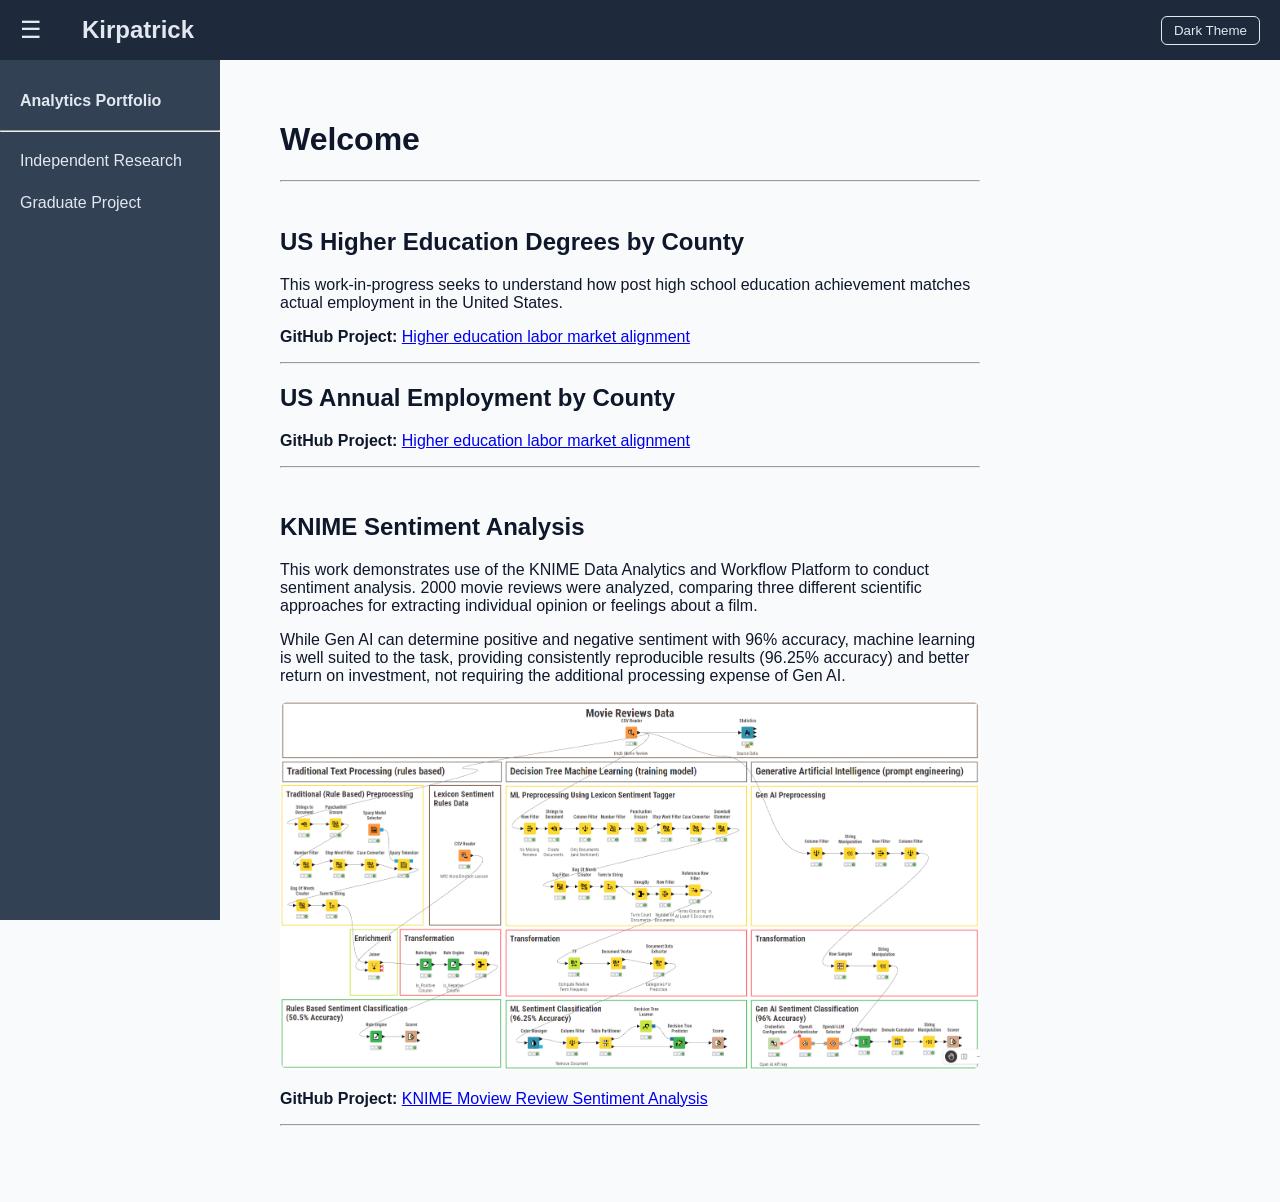
<file: index.html>
<!DOCTYPE html>
<html lang="en">
<head>
  <meta charset="UTF-8" />
  <meta name="viewport" content="width=device-width, initial-scale=1.0" />
  <meta name="description" content="Portfolio showcasing analytics, ETL pipelines, Tableau dashboards, and KNIME Analytics.">
  <meta name="keywords" content="analytics, ETL, Tableau, data engineering, education, Kirpatrick, KNIME, python, SQL">
  <title>Kirpatrick's Analytics Portfolio | Data Engineering, ETL, Tableau</title>
  <link rel="stylesheet" href="styles.css" />

  <script type="application/ld+json">
    {
      "@context": "https://schema.org",
      "@type": "Person",
      "name": "Kirpatrick",
      "jobTitle": "Data Analyst / ETL Developer",
      "url": "https://kirpatrick.github.io/"
    }
  </script>

  <link rel="preload" href="styles.css" as="style">

</head>

<body>

<div class="header">
  <div class="left-controls">
    <span class="menu-btn" onclick="toggleSidebar()">☰</span>
    <h2>Kirpatrick</h2>
  </div>
  <button id="themeToggle" class="toggle-btn" onclick="toggleTheme()">Dark Theme</button>
</div>

<div class="sidebar" id="sidebar">

  <!-- LEFT NAVIGATION BAR -->
  <a href="#top" class="root-link">Analytics Portfolio</a>
  <hr />

  <!-- GROUP 1 TOPIC -->
  <div class="tree-item">
    <div class="tree-parent" onclick="toggleTree(this)">
      Independent Research
    </div>
    <!-- GROUP 2 SUB-TOPICS -->
    <ul class="tree-children">
      <li><a href="#section1">US Higher Education Degrees by County</a></li>
      <li><a href="#section2">US Annual Employment by County</a></li>
    </ul>
  </div>
  
  <!-- GROUP 2 TOPIC -->
  <div class="tree-item">
    <div class="tree-parent" onclick="toggleTree(this)">
      Graduate Project
    </div>
    <!-- GROUP 1 SUB-TOPICS -->
    <ul class="tree-children">
      <li><a href="#section4">KNIME Sentiment Analysis</a></li>
    </ul>
  </div>
  
</div>
<!-- END LEFT NAVIGATION BAR -->


<!-- MAIN PAGE CONTENT -->
<div class="content">
  <h1>Welcome</h1>
  <!-- <p>This site is under construction.</p> -->
  <hr />
  <br />

  <!-- ---------------------------------------------------------------------------- -->
  <!-- GROUP 1 SUB-TOPIC 1 -->
  <h2 id="section1">US Higher Education Degrees by County</h2>
  <p>This work-in-progress seeks to understand how post high school education achievement matches actual employment in the United States.</p>

  <div class='tableauPlaceholder' id='viz1775591578413' style='position: relative'>
    <noscript>
      <a href='#'>
        <img alt='Education ' src='https:&#47;&#47;public.tableau.com&#47;static&#47;images&#47;US&#47;USHigherEducationDegreesbyCounty&#47;Education&#47;1_rss.png' style='border: none' />
      </a>
    </noscript>
    <object class='tableauViz'  style='display:none;'>
      <param name='host_url' value='https%3A%2F%2Fpublic.tableau.com%2F' /> 
      <param name='embed_code_version' value='3' /> 
      <param name='site_root' value='' />
      <param name='name' value='USHigherEducationDegreesbyCounty&#47;Education' />
      <param name='tabs' value='no' />
      <param name='toolbar' value='yes' />
      <param name='static_image' value='https:&#47;&#47;public.tableau.com&#47;static&#47;images&#47;US&#47;USHigherEducationDegreesbyCounty&#47;Education&#47;1.png' />
      <param name='animate_transition' value='yes' />
      <param name='display_static_image' value='yes' />
      <param name='display_spinner' value='yes' />
      <param name='display_overlay' value='yes' /><param name='display_count' value='yes' />
      <param name='language' value='en-US' />
    </object>
  </div>                
  <script type='text/javascript'>
    var divElement = document.getElementById('viz1775591578413');
    var vizElement = divElement.getElementsByTagName('object')[0];
    if ( divElement.offsetWidth > 1000 ) { vizElement.style.width='100%';vizElement.style.height=(divElement.offsetWidth*0.90)+'px';}
    else if ( divElement.offsetWidth > 700 ) { vizElement.style.width='100%';vizElement.style.height=(divElement.offsetWidth*0.90)+'px';}
    else { vizElement.style.width='100%';vizElement.style.height='2427px';}
    var scriptElement = document.createElement('script');
    scriptElement.src = 'https://public.tableau.com/javascripts/api/viz_v1.js';
    vizElement.parentNode.insertBefore(scriptElement, vizElement);
  </script>

  </a>
  <p><strong>GitHub Project:  </strong><a href="https://github.com/kirpatrick/higher-ed" target="_blank" rel="noopener noreferrer">Higher education labor market alignment</a></p>
  <hr />

  <!-- GROUP 1 SUB-TOPIC 2 -->
  <h2 id="section2">US Annual Employment by County</h2>
  <!-- <p>Content…</p> -->
  <div class='tableauPlaceholder' id='viz1775599788608' style='position: relative'>
    <noscript>
      <a href='#'>
        <img alt='Employment ' src='https:&#47;&#47;public.tableau.com&#47;static&#47;images&#47;US&#47;USAnnualEmploymentbyCounty&#47;Employment&#47;1_rss.png' style='border: none' />
      </a>
    </noscript>
    <object class='tableauViz'  style='display:none;'>
      <param name='host_url' value='https%3A%2F%2Fpublic.tableau.com%2F' />
      <param name='embed_code_version' value='3' />
      <param name='site_root' value='' />
      <param name='name' value='USAnnualEmploymentbyCounty&#47;Employment' />
      <param name='tabs' value='no' />
      <param name='toolbar' value='yes' />
      <param name='static_image' value='https:&#47;&#47;public.tableau.com&#47;static&#47;images&#47;US&#47;USAnnualEmploymentbyCounty&#47;Employment&#47;1.png' />
      <param name='animate_transition' value='yes' />
      <param name='display_static_image' value='yes' />
      <param name='display_spinner' value='yes' />
      <param name='display_overlay' value='yes' />
      <param name='display_count' value='yes' />
      <param name='language' value='en-US' />
      <param name='filter' value='publish=yes' />
    </object>
  </div>
  <script type='text/javascript'>
    var divElement = document.getElementById('viz1775599788608');
    var vizElement = divElement.getElementsByTagName('object')[0];
    if ( divElement.offsetWidth > 1000 ) { 
      vizElement.style.minWidth='420px';
      vizElement.style.maxWidth='850px';
      vizElement.style.width='100%';
      vizElement.style.minHeight='587px';
      vizElement.style.maxHeight='987px';
      vizElement.style.height=(divElement.offsetWidth*0.75)+'px';
    } 
    else if ( divElement.offsetWidth > 700 ) { 
      vizElement.style.minWidth='420px';
      vizElement.style.maxWidth='850px';
      vizElement.style.width='100%';
      vizElement.style.minHeight='587px';
      vizElement.style.maxHeight='987px';
      vizElement.style.height=(divElement.offsetWidth*0.9)+'px';
      } 
    else { vizElement.style.width='100%';vizElement.style.height='2027px';}
    var scriptElement = document.createElement('script');
    scriptElement.src = 'https://public.tableau.com/javascripts/api/viz_v1.js';
    vizElement.parentNode.insertBefore(scriptElement, vizElement);
  </script>

  </a>
  <p><strong>GitHub Project:  </strong><a href="https://github.com/kirpatrick/higher-ed" target="_blank" rel="noopener noreferrer">Higher education labor market alignment</a></p>
  <hr />
  <br />

  <!-- ---------------------------------------------------------------------------- -->
  <!-- GROUP 2 SUB-TOPIC 1 -->  
  <h2 id="section4">KNIME Sentiment Analysis</h2>
  <p>This work demonstrates use of the KNIME Data Analytics and Workflow Platform to conduct sentiment analysis.  2000 movie reviews were analyzed, comparing three different scientific approaches for extracting individual opinion or feelings about a film.</p>
  <p>While Gen AI can determine positive and negative sentiment with 96% accuracy, machine learning is well suited to the task, providing consistently reproducible results (96.25% accuracy) and better return on investment, not requiring the additional processing expense of Gen AI.  </p>
  <a href="https://github.com/kirpatrick/knime-movie-reviews-sentiments" target="_blank" rel="noopener noreferrer" class="image-link">
  <img src="images//KNIME-ML-Sentiment-Analysis.png" alt="Sentiment Analysis" class="responsive-image">
  </a>
  <p><strong>GitHub Project:  </strong><a href="https://github.com/kirpatrick/knime-movie-reviews-sentiments" target="_blank" rel="noopener noreferrer">KNIME Moview Review Sentiment Analysis</a></p>
  <hr />
  <br />

  <!-- ---------------------------------------------------------------------------- -->

</div>




<script src="script.js"></script>
</body>
</html>
</file>
<file: styles.css>
/* ================================
   THEME VARIABLES
================================ */
:root {
  --header-bg: #1e293b;
  --sidebar-bg: #334155;
  --text-color: #e2e8f0;
  --content-bg: #f8fafc;
  --content-text: #0f172a;
}
/* ================================
   GLOBAL
================================ */
body.dark {
  --header-bg: #0f172a;
  --sidebar-bg: #1e293b;
  --text-color: #cbd5e1;
  --content-bg: #1e293b;
  --content-text: #f1f5f9;
}

body {
  margin: 0;
  font-family: Arial, sans-serif;
  background: var(--content-bg);
  color: var(--content-text);
  transition: background 0.3s, color 0.3s;
}

/* body, html {
  width: 100%;
  overflow-x: hidden;
} */

/* ================================
   HEADER
================================ */
.header {
  position: fixed;
  top: 0;
  left: 0;
  height: 60px;
  width: 100%;
  background-color: var(--header-bg);
  color: var(--text-color);
  display: flex;
  align-items: center;
  justify-content: space-between;
  /*padding: 0 20px;*/
  padding: 0 20px;
  z-index: 1000;
}

.left-controls {
  display: flex;
  align-items: center;
  gap: 40px;
}

.toggle-btn {
  background: none;
  border: 1px solid var(--text-color);
  color: var(--text-color);
  padding: 6px 12px;
  border-radius: 6px;
  cursor: pointer;
  margin-right: 40px;
}

.menu-btn {
  font-size: 24px;
  cursor: pointer;
  color: var(--text-color);
}

/* ================================
   SIDEBAR
================================ */
.sidebar {
  position: fixed;
  top: 60px;
  left: 0;
  width: 220px;
  height: calc(100vh - 60px);
  background-color: var(--sidebar-bg);
  color: var(--text-color);
  padding-top: 20px;
  overflow-y: auto;
  transition: transform 0.3s ease;


}

.sidebar a {
  display: block;
  padding: 12px 20px;
  color: var(--text-color);
  text-decoration: none;
}

.sidebar a:hover {
  background-color: rgba(255, 255, 255, 0.1);
}

/* Root link */
.root-link {
  display: block;
  padding: 12px 20px;
  color: var(--text-color);
  text-decoration: none;
  font-weight: bold;
}

/* Tree parent */
.tree-parent {
  padding: 12px 20px;
  cursor: pointer;
  color: var(--text-color);
  display: flex;
  justify-content: space-between;
  align-items: center;
}

.tree-parent:hover {
  background-color: rgba(255, 255, 255, 0.1);
}

/* Arrow rotation */
.tree-item.open .arrow {
  transform: rotate(90deg);
}

/* Children list */
.tree-children {
  list-style: none;
  padding-left: 30px;
  margin: 0;
  display: none;
}

.tree-item.open .tree-children {
  display: block;
}

.tree-children li a {
  display: block;
  padding: 8px 0;
  color: var(--text-color);
  text-decoration: none;
}

.tree-children li a:hover {
  text-decoration: underline;
}

/* ================================
   MAIN CONTENT
================================ */
.content {
  margin-top: 50px;
  margin-left: 230px; /*orig 220px;*/
  margin-right: 250px; /*orig 220px;*/
  padding: 50px;
}

.content h1,
.content h2,
.content h3,
.content section {
  scroll-margin-top: 80px; /* adjust based on header height */
}


/* ================================
   RESPONSIVE
================================ */
@media (max-width: 768px) {
  .sidebar {
    transform: translateX(-100%);
  }

  .sidebar.open {
    transform: translateX(0);
  }

  .content {
    margin-left: 0;
    margin-right: 0;   /* ← THIS is the missing piece */
    padding: 20px;     /* optional: reduces cramped feel */
    width: 100%;
  }
}

.responsive-image {
  max-width: 100%;
  height: auto;
  display: block;
  border-radius: 10px; /* optional */
}

.image-link {
  display: inline-block;
  text-decoration: none;
}

/* ================================
   PDF VIEWER
================================ */
/* .pdf-viewer {
  width: 100%;
  height: 600px;
  border: none;
  margin-top: 10px;
  margin-bottom: 30px;
  background: var(--content-bg);
} */
</file>
